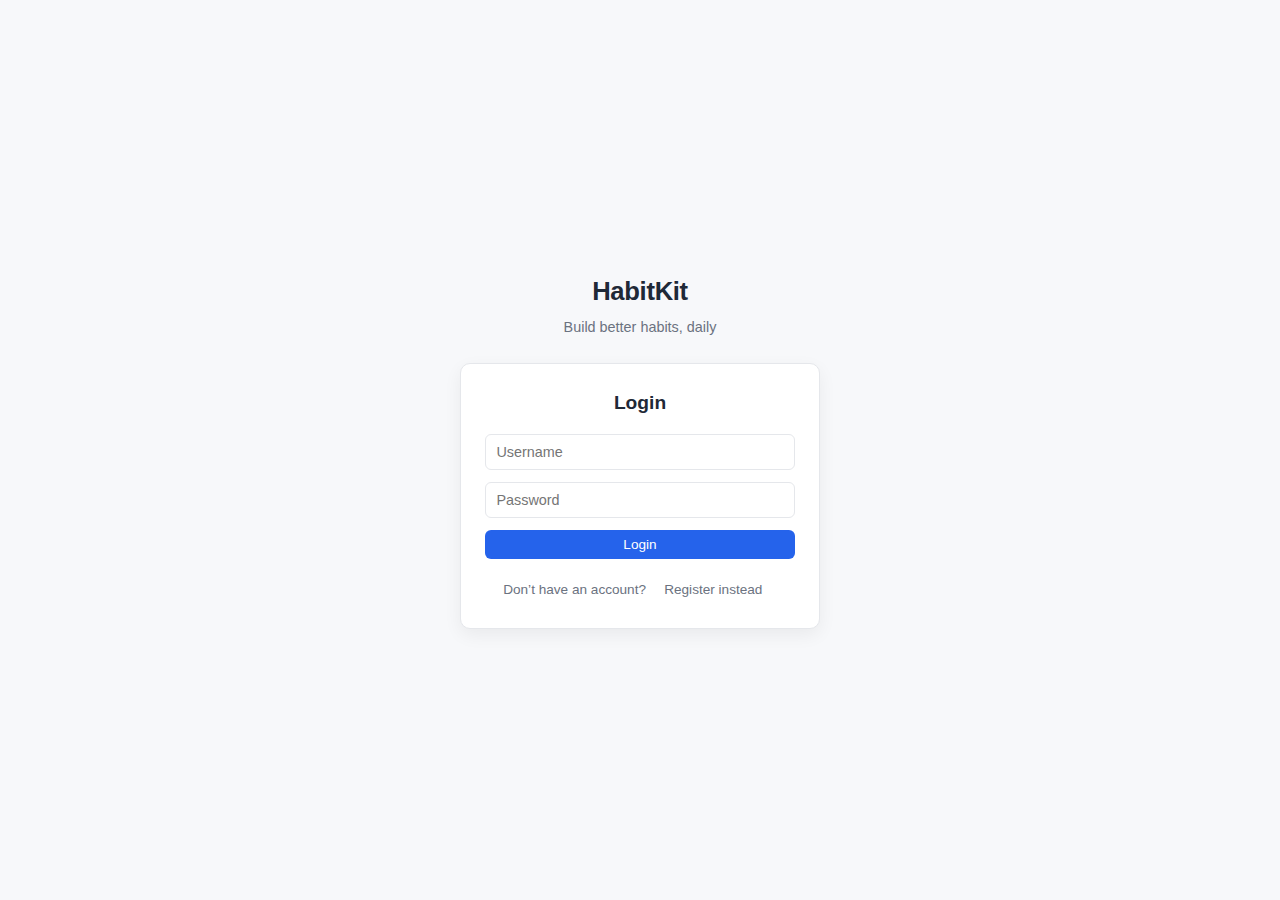
<file: frontend/login.html>
<!DOCTYPE html>
<html lang="en">
<head>
  <meta charset="UTF-8" />
  <meta name="viewport" content="width=device-width, initial-scale=1.0" />
  <title>Login · HabitKit</title>

  <link rel="stylesheet" href="css/style.css" />
</head>
<body>

  <main class="auth-container">

    <section class="auth-brand">
      <h1 class="app-title">HabitKit</h1>
      <p class="auth-subtitle">Build better habits, daily</p>
    </section>

    <section class="auth-card">

      <h2 id="auth-title">Login</h2>

      <div class="auth-form">

        <input
          type="text"
          id="username-input"
          placeholder="Username"
        />

        <input
          type="password"
          id="password-input"
          placeholder="Password"
        />

        <button id="auth-submit-btn" class="btn-primary">
          Login
        </button>

      </div>

      <div class="auth-switch">
        <span id="auth-switch-text">
          Don’t have an account?
        </span>
        <button id="auth-switch-btn" class="btn-secondary">
          Register instead
        </button>
      </div>

      <div id="auth-message" class="auth-message hidden"></div>

    </section>

  </main>

  <script src="js/auth.js"></script>
</body>
</html>
</file>
<file: frontend/css/style.css>
:root {
  --bg-main: #f7f8fa;
  --bg-card: #ffffff;

  --text-primary: #1f2937;
  --text-secondary: #6b7280;

  --accent: #2563eb;
  --accent-hover: #1d4ed8;
  --accent-soft: rgba(37, 99, 235, 0.08);

  --border-color: #e5e7eb;

  --radius-sm: 6px;
  --radius-md: 10px;

  --shadow-sm: 0 1px 3px rgba(0, 0, 0, 0.05);
  --shadow-md: 0 6px 18px rgba(0, 0, 0, 0.06);
}

* {
  margin: 0;
  padding: 0;
  box-sizing: border-box;
}

body {
  font-family: -apple-system, BlinkMacSystemFont, "Segoe UI",
    Roboto, Helvetica, Arial, sans-serif;
  background-color: var(--bg-main);
  color: var(--text-primary);
  line-height: 1.6;
}

.app-header {
  background-color: var(--bg-card);
  border-bottom: 1px solid var(--border-color);
  padding: 1rem 1.5rem;
  display: flex;
  justify-content: space-between;
  align-items: center;
}

.app-title {
  font-size: 1.4rem;
  font-weight: 600;
  letter-spacing: -0.3px;
}

.user-info {
  display: flex;
  align-items: center;
  gap: 0.75rem;
  font-size: 0.85rem;
  color: var(--text-secondary);
}

.dashboard {
  max-width: 640px;
  margin: 2rem auto;
  padding: 0 1rem;
}

.dashboard-header {
  display: flex;
  justify-content: space-between;
  align-items: center;
  margin-bottom: 1.5rem;
}

.dashboard-header h2 {
  font-size: 1.2rem;
  font-weight: 600;
}
button {
  font-family: inherit;
  cursor: pointer;
  border: none;
}

.btn-primary {
  background-color: var(--accent);
  color: #ffffff;
  padding: 0.45rem 0.9rem;
  border-radius: var(--radius-sm);
  font-size: 0.85rem;
  transition: background-color 0.2s ease, transform 0.15s ease;
}

.btn-primary:hover {
  background-color: var(--accent-hover);
  transform: translateY(-1px);
}

.btn-secondary {
  background-color: transparent;
  color: var(--text-secondary);
  padding: 0.45rem 0.9rem;
  font-size: 0.85rem;
}

.add-habit {
  background-color: var(--bg-card);
  border: 1px solid var(--border-color);
  border-radius: var(--radius-md);
  padding: 1rem;
  margin-bottom: 1.5rem;
  display: flex;
  gap: 0.5rem;
  box-shadow: var(--shadow-sm);
}

.add-habit input {
  flex: 1;
  padding: 0.45rem 0.6rem;
  border: 1px solid var(--border-color);
  border-radius: var(--radius-sm);
  font-size: 0.9rem;
}

.add-habit input:focus {
  outline: none;
  border-color: var(--accent);
  background-color: var(--accent-soft);
}


.habit-list {
  display: flex;
  flex-direction: column;
  gap: 0.75rem;
}

.habit-item {
  background-color: var(--bg-card);
  border: 1px solid var(--border-color);
  border-radius: var(--radius-md);
  padding: 0.75rem 1rem;
  display: flex;
  align-items: center;
  gap: 0.75rem;
  box-shadow: var(--shadow-sm);
  transition: box-shadow 0.2s ease, transform 0.15s ease;
}

.habit-item:hover {
  box-shadow: var(--shadow-md);
  transform: translateY(-1px);
}

.habit-status {
  background: none;
  font-size: 1.1rem;
}

.habit-title {
  flex: 1;
  font-size: 0.95rem;
}

.habit-delete {
  background: none;
  font-size: 1rem;
  color: var(--text-secondary);
  transition: color 0.2s ease;
}

.habit-delete:hover {
  color: #dc2626;
}


.empty-state {
  text-align: center;
  color: var(--text-secondary);
  margin-top: 2rem;
}

.empty-state p {
  font-size: 0.9rem;
}


.hidden {
  display: none;
}


.auth-container {
  min-height: 100vh;
  display: flex;
  flex-direction: column;
  align-items: center;
  justify-content: center;
  padding: 1.5rem;
}

.auth-brand {
  text-align: center;
  margin-bottom: 1.5rem;
}

.auth-brand .app-title {
  font-size: 1.6rem;
  font-weight: 600;
}

.auth-subtitle {
  font-size: 0.9rem;
  color: var(--text-secondary);
  margin-top: 0.25rem;
}

.auth-card {
  width: 100%;
  max-width: 360px;
  background-color: var(--bg-card);
  border: 1px solid var(--border-color);
  border-radius: var(--radius-md);
  padding: 1.5rem;
  box-shadow: var(--shadow-md);
}

.auth-card h2 {
  font-size: 1.2rem;
  font-weight: 600;
  margin-bottom: 1rem;
  text-align: center;
}

.auth-form {
  display: flex;
  flex-direction: column;
  gap: 0.75rem;
}

.auth-form input {
  padding: 0.55rem 0.65rem;
  border: 1px solid var(--border-color);
  border-radius: var(--radius-sm);
  font-size: 0.9rem;
}

.auth-form input:focus {
  outline: none;
  border-color: var(--accent);
}

.auth-switch {
  margin-top: 1rem;
  text-align: center;
  font-size: 0.85rem;
  color: var(--text-secondary);
}

.auth-message {
  margin-top: 1rem;
  font-size: 0.85rem;
  text-align: center;
}

.auth-message.error {
  color: #dc2626;
}

.auth-message.success {
  color: #16a34a;
}
.habit-title {
  cursor: pointer;
}

.habit-edit-input {
  flex: 1;
  padding: 0.4rem 0.55rem;
  font-size: 0.95rem;
  border: 1px solid var(--accent);
  border-radius: var(--radius-sm);
}

.habit-edit-input:focus {
  outline: none;
}

.habit-item.editing .habit-title {
  display: none;
}

.habit-item.editing .habit-edit-input {
  display: block;
}
</file>
